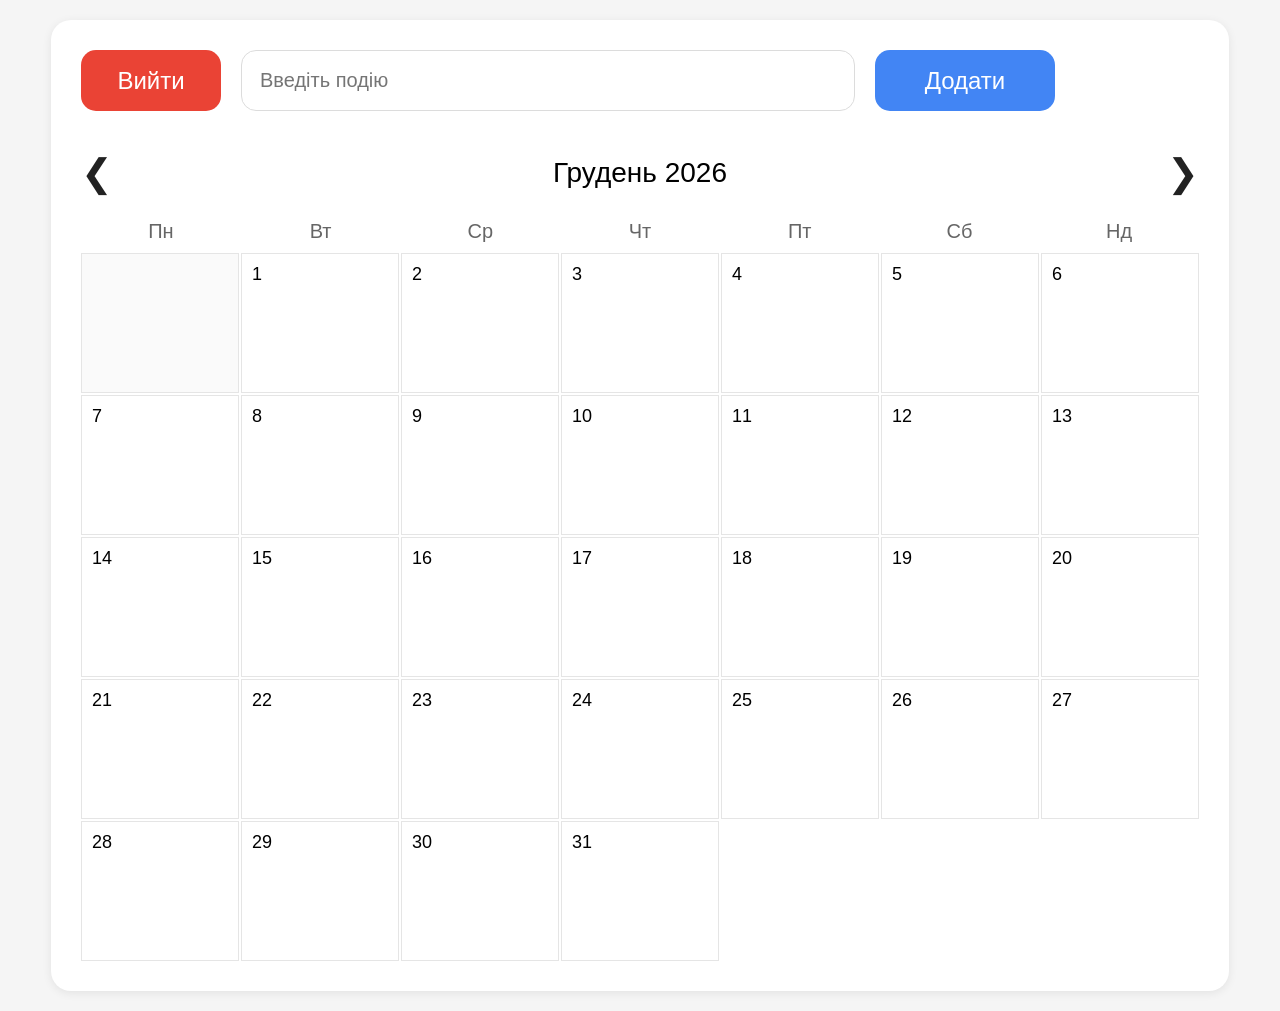
<file: src/main/resources/static/index.html>
<!DOCTYPE html>
<html lang="uk">
<head>
    <meta charset="UTF-8">
    <meta name="viewport" content="width=device-width, initial-scale=1.0">
    <title>WiseCalendar</title>

    <link rel="stylesheet" href="style.css">
</head>
<body>

<div class="container">

    <div class="top-panel">

        <button
                type="button"
                class="logout-btn"
                onclick="logout()"
        >
            Вийти
        </button>

        <input
                type="text"
                id="eventInput"
                placeholder="Введіть подію"
        >

        <button onclick="addEvent()">
            Додати
        </button>

    </div>

    <div class="calendar-header">

        <button class="arrow-btn" onclick="previousMonth()">
            &#10094;
        </button>

        <h2 id="monthYear"></h2>

        <button class="arrow-btn" onclick="nextMonth()">
            &#10095;
        </button>

    </div>

    <div class="weekdays">

        <div>Пн</div>
        <div>Вт</div>
        <div>Ср</div>
        <div>Чт</div>
        <div>Пт</div>
        <div>Сб</div>
        <div>Нд</div>

    </div>

    <div id="calendar" class="calendar-grid"></div>

</div>

<script src="script.js"></script>

</body>
</html>
</file>
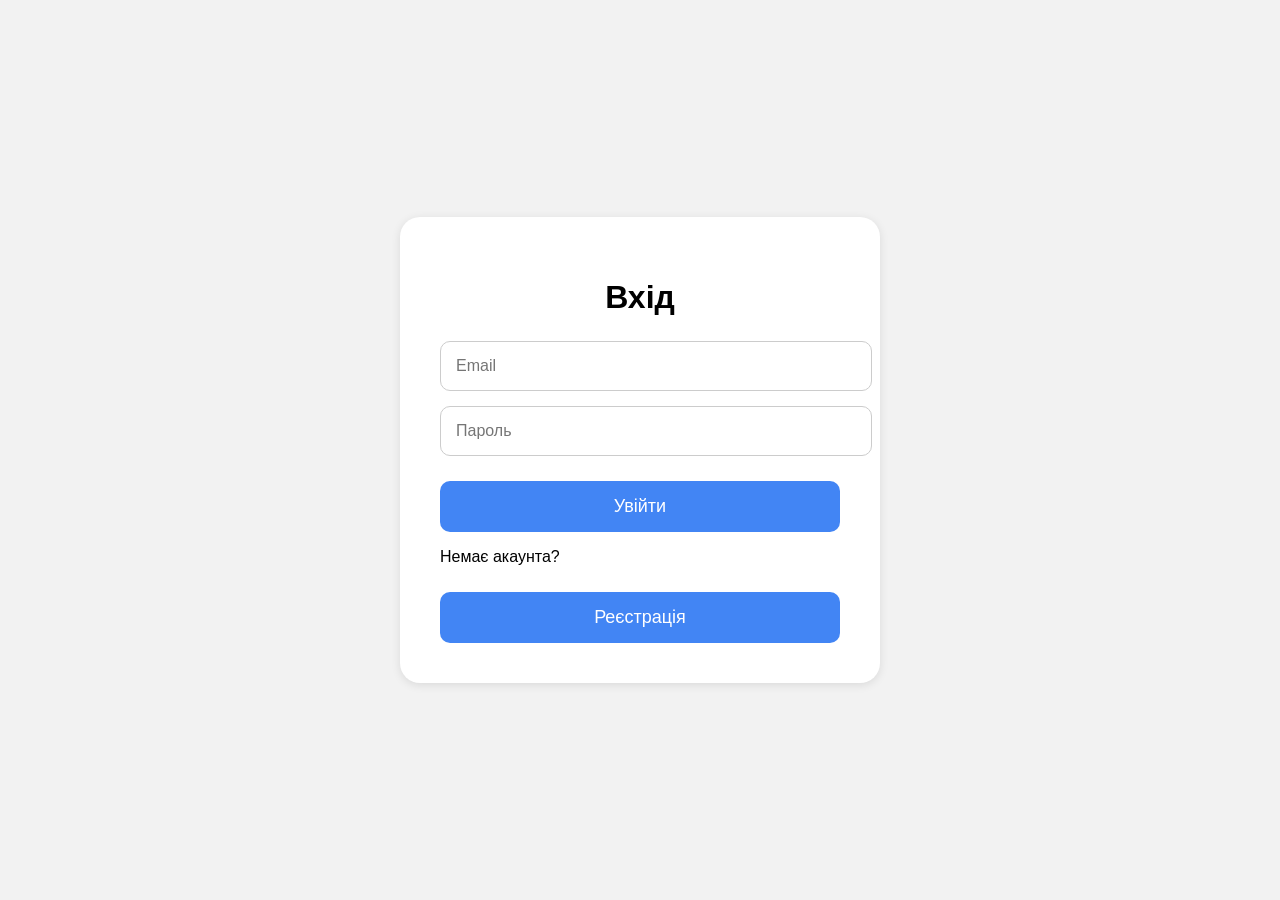
<file: src/main/resources/static/login.html>
<!DOCTYPE html>
<html lang="uk">
<head>

    <meta charset="UTF-8">

    <title>Вхід</title>

    <link rel="stylesheet" href="auth.css">

</head>
<body>

<div class="auth-box">

    <h1>Вхід</h1>

    <input type="email"
           id="loginEmail"
           placeholder="Email">

    <input type="password"
           id="loginPassword"
           placeholder="Пароль">

    <button onclick="login()">
        Увійти
    </button>

    <p>
        Немає акаунта?
    </p>

    <button onclick="goToRegister()">
        Реєстрація
    </button>

</div>

<script src="auth.js"></script>

</body>
</html>
</file>
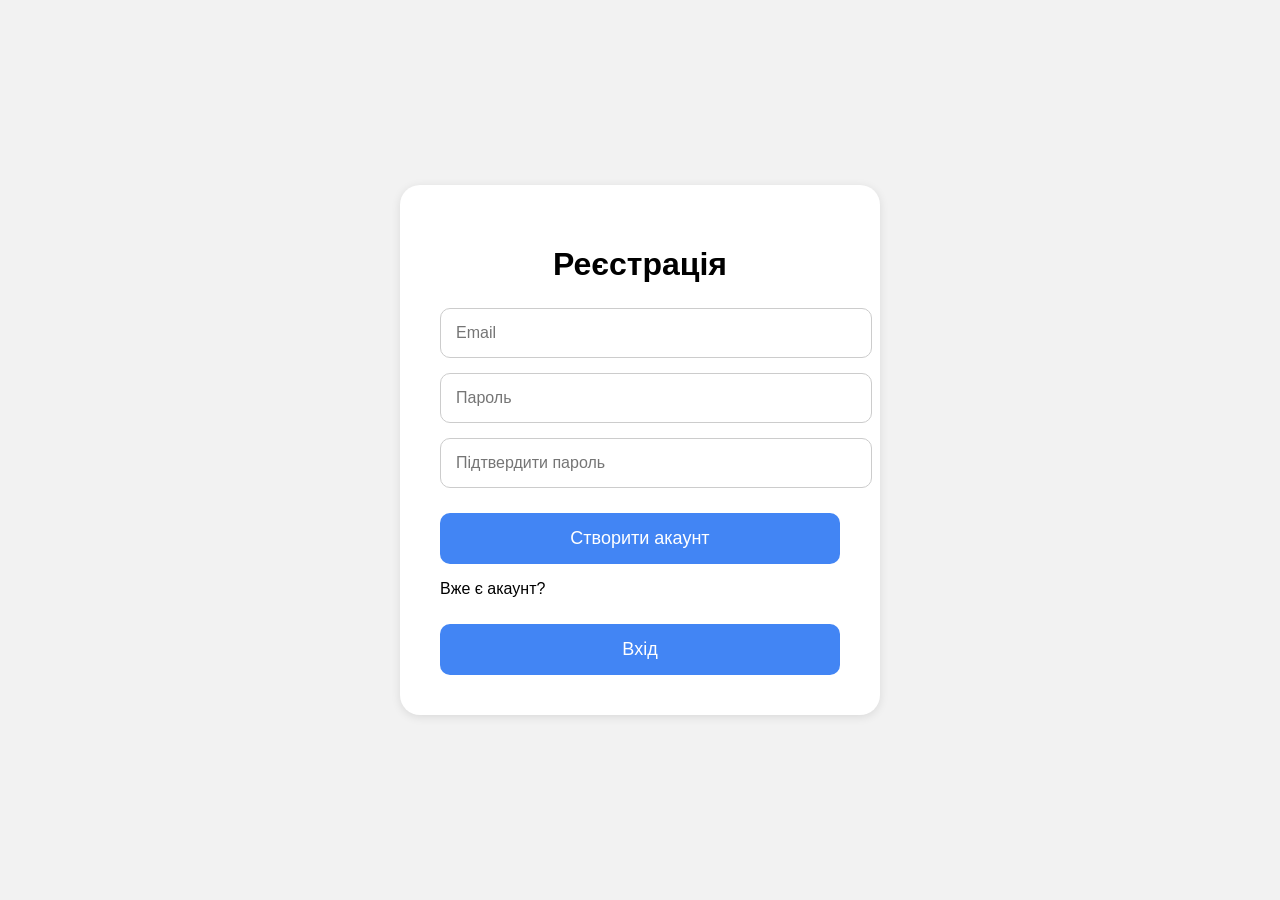
<file: src/main/resources/static/register.html>
<!DOCTYPE html>
<html lang="uk">
<head>

    <meta charset="UTF-8">

    <title>Реєстрація</title>

    <link rel="stylesheet" href="auth.css">

</head>
<body>

<div class="auth-box">

    <h1>Реєстрація</h1>

    <input type="email"
           id="registerEmail"
           placeholder="Email">

    <input type="password"
           id="registerPassword"
           placeholder="Пароль">

    <input type="password"
           id="confirmPassword"
           placeholder="Підтвердити пароль">

    <button onclick="register()">
        Створити акаунт
    </button>

    <p>
        Вже є акаунт?
    </p>

    <button onclick="goToLogin()">
        Вхід
    </button>

</div>

<script src="auth.js"></script>

</body>
</html>
</file>
<file: src/main/resources/static/style.css>
* {
    margin: 0;
    padding: 0;
    box-sizing: border-box;
}

body {

    font-family: Arial, sans-serif;
    background: #f5f5f5;

    padding: 20px;
}

.container {

    width: 95%;
    margin: auto;

    background: white;

    border-radius: 20px;

    padding: 30px;

    box-shadow: 0 2px 10px rgba(0,0,0,0.08);
}

.top-panel {

    display: flex;
    gap: 20px;

    margin-bottom: 40px;
}

#eventInput {

    flex: 0.8;

    padding: 18px;

    border-radius: 15px;

    border: 1px solid #dcdcdc;

    font-size: 20px;
}

.top-panel button {

    width: 180px;

    border: none;

    border-radius: 15px;

    background: #4285f4;

    color: white;

    font-size: 24px;

    cursor: pointer;

    transition: 0.2s;
}

.top-panel button:hover {

    background: #2f6fe0;
}

.calendar-header {

    display: flex;

    justify-content: space-between;

    align-items: center;

    margin-bottom: 25px;
}

#monthYear {

    font-size: 28px;

    font-weight: normal;
}

.arrow-btn {

    border: none;

    background: transparent;

    font-size: 38px;

    cursor: pointer;

    color: #222;
}

.weekdays {

    display: grid;

    grid-template-columns: repeat(7, 1fr);

    text-align: center;

    margin-bottom: 10px;

    color: #666;

    font-size: 20px;
}

.calendar-grid {

    display: grid;

    grid-template-columns: repeat(7, 1fr);

    gap: 2px;

    width: 100%;
}

.day {

    min-height: 140px;

    border: 1px solid #e5e5e5;

    background: white;

    padding: 10px;
}

.day-number {

    font-size: 18px;

    margin-bottom: 8px;
}

.empty {

    background: #fafafa;
}

.event {

    background: #4285f4;

    color: white;

    padding: 6px;

    border-radius: 8px;

    margin-top: 5px;

    font-size: 13px;
}

.delete-btn {

    width: 100%;

    margin-top: 5px;

    border: none;

    background: #ea4335;

    color: white;

    border-radius: 5px;

    padding: 4px;

    cursor: pointer;
}

.logout-btn {

    width: 140px !important;

    background: #ea4335 !important;

    color: white;

    border: none;

    border-radius: 15px;

    font-size: 20px;

    cursor: pointer;

    transition: 0.2s;
}

.logout-btn:hover {

    background: #d93025 !important;
}
</file>
<file: src/main/resources/static/auth.css>
body {

    margin: 0;

    display: flex;

    justify-content: center;

    align-items: center;

    height: 100vh;

    background: #f2f2f2;

    font-family: Arial;
}

.auth-box {

    width: 400px;

    background: white;

    padding: 40px;

    border-radius: 20px;

    box-shadow: 0 2px 10px rgba(0,0,0,0.1);
}

.auth-box h1 {

    margin-bottom: 25px;

    text-align: center;
}

.auth-box input {

    width: 100%;

    padding: 15px;

    margin-bottom: 15px;

    border-radius: 10px;

    border: 1px solid #ccc;

    font-size: 16px;
}

.auth-box button {

    width: 100%;

    padding: 15px;

    border: none;

    border-radius: 10px;

    background: #4285f4;

    color: white;

    font-size: 18px;

    cursor: pointer;

    margin-top: 10px;
}
</file>
